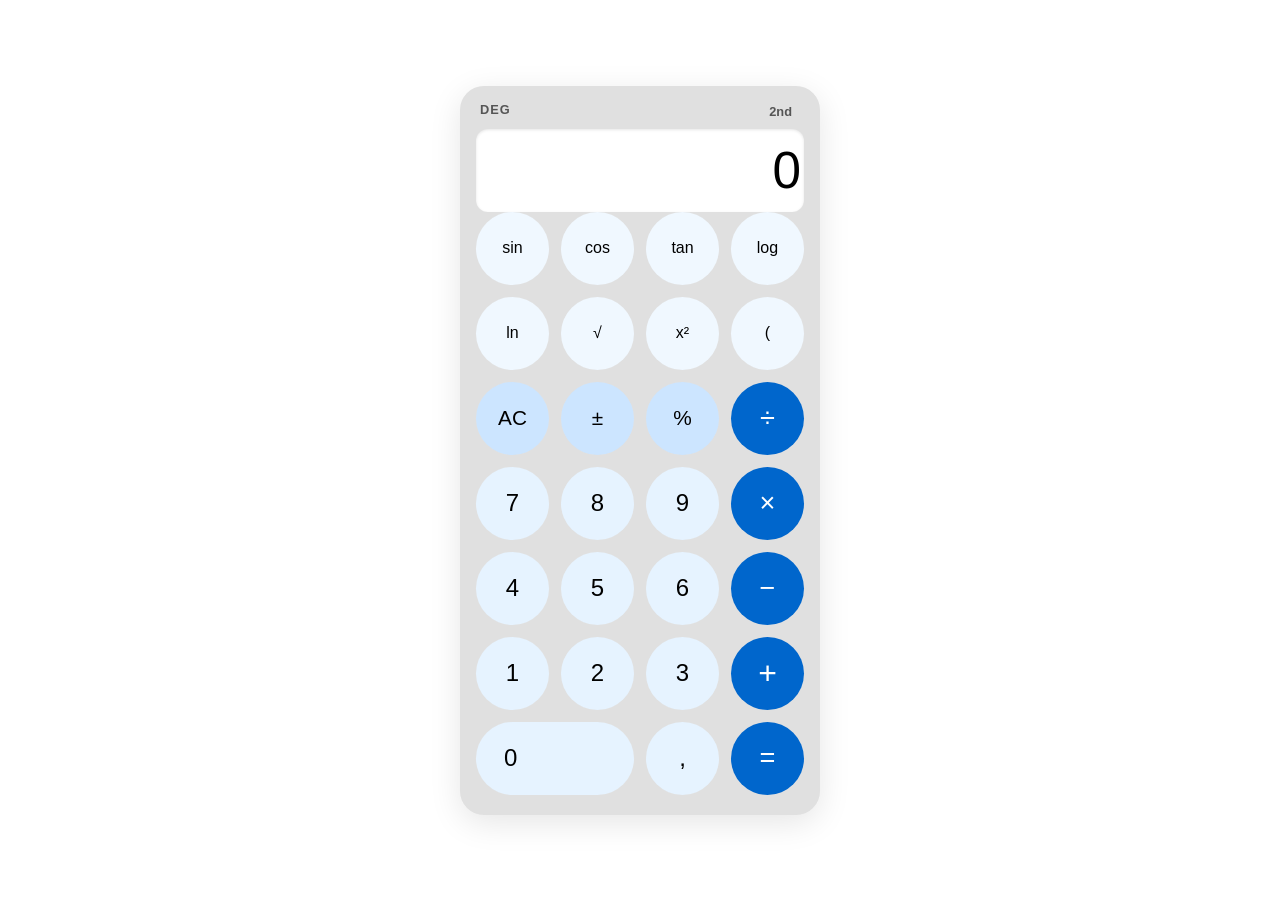
<file: kalkulator/index.html>
<!DOCTYPE html>
<html lang="id">
<head>
  <meta charset="UTF-8">
  <meta name="viewport" content="width=device-width, initial-scale=1.0">
  <title>Kalkulator Ilmiah</title>
  <link rel="stylesheet" href="style.css">
</head>
<body>
  <div class="calculator">
    <div class="mode-bar">
      <span class="mode-label" id="modeLabel">DEG</span>
      <button class="mode-toggle" onclick="toggleMode()" id="modeToggle">2nd</button>
    </div>
    <div class="display" id="display">0</div>
    <div class="buttons" id="buttons">
      <!-- Scientific row -->
      <button class="btn sci" onclick="scientificFunc('sin')">sin</button>
      <button class="btn sci" onclick="scientificFunc('cos')">cos</button>
      <button class="btn sci" onclick="scientificFunc('tan')">tan</button>
      <button class="btn sci" onclick="scientificFunc('log')">log</button>

      <button class="btn sci" onclick="scientificFunc('ln')">ln</button>
      <button class="btn sci" onclick="scientificFunc('sqrt')">√</button>
      <button class="btn sci" onclick="scientificFunc('square')">x²</button>
      <button class="btn sci" onclick="openParen()">(</button>

      <!-- Main row 1 -->
      <button class="btn utility" id="btnClear" onclick="clearDisplay()">AC</button>
      <button class="btn utility" onclick="negate()">±</button>
      <button class="btn utility" onclick="appendOperator('%')">%</button>
      <button class="btn operator" onclick="appendOperator('/')">÷</button>

      <button class="btn number" onclick="appendNumber('7')">7</button>
      <button class="btn number" onclick="appendNumber('8')">8</button>
      <button class="btn number" onclick="appendNumber('9')">9</button>
      <button class="btn operator" onclick="appendOperator('*')">×</button>

      <button class="btn number" onclick="appendNumber('4')">4</button>
      <button class="btn number" onclick="appendNumber('5')">5</button>
      <button class="btn number" onclick="appendNumber('6')">6</button>
      <button class="btn operator" onclick="appendOperator('-')">−</button>

      <button class="btn number" onclick="appendNumber('1')">1</button>
      <button class="btn number" onclick="appendNumber('2')">2</button>
      <button class="btn number" onclick="appendNumber('3')">3</button>
      <button class="btn operator add" onclick="appendOperator('+')">+</button>

      <button class="btn number zero" onclick="appendNumber('0')">0</button>
      <button class="btn number" onclick="appendDot()">,</button>
      <button class="btn operator equal" onclick="calculate()">=</button>
    </div>
  </div>
  <script src="script.js"></script>
</body>
</html>
</file>
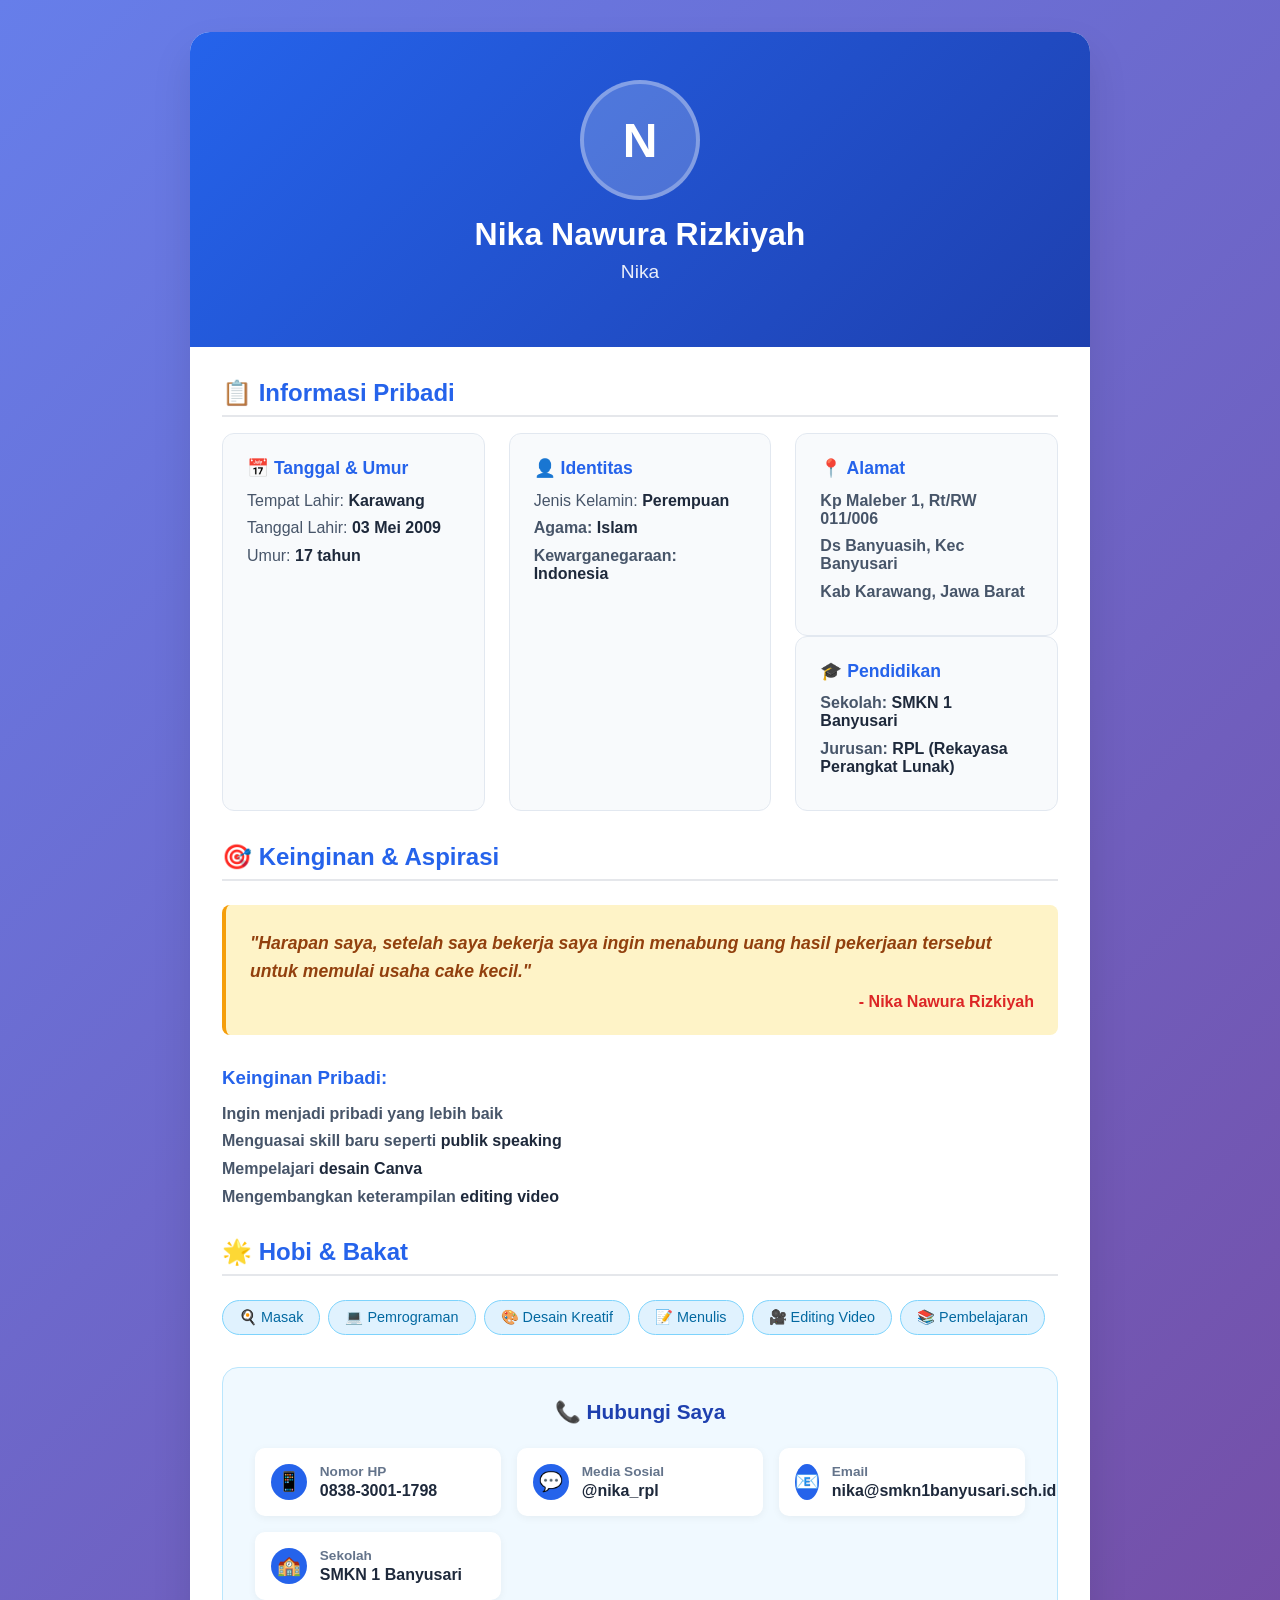
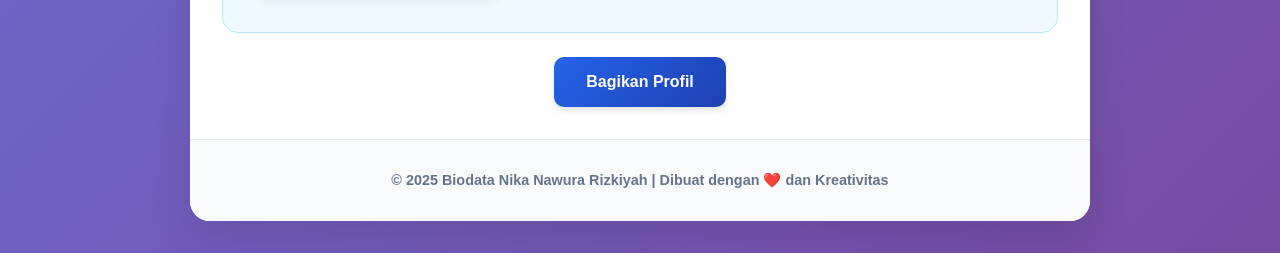
<file: biodata.html>
<!DOCTYPE html>
<html lang="id">
<head>
  <meta charset="UTF-8">
  <meta name="viewport" content="width=device-width, initial-scale=1.0">
  <title>Biodata Diri - Nika Nawura Rizkiyah</title>
  <style>
    * {
      margin: 0;
      padding: 0;
      box-sizing: border-box;
      font-family: 'Segoe UI', Tahoma, Geneva, Verdana, sans-serif;
    }

    body {
      background: linear-gradient(135deg, #667eea 0%, #764ba2 100%);
      min-height: 100vh;
      padding: 2rem;
      display: flex;
      justify-content: center;
      align-items: center;
    }

    .container {
      width: 100%;
      max-width: 900px;
      background: white;
      border-radius: 20px;
      box-shadow: 0 20px 40px rgba(0, 0, 0, 0.1);
      overflow: hidden;
    }

    .header {
      background: linear-gradient(135deg, #2563eb 0%, #1e40af 100%);
      padding: 3rem 2rem;
      text-align: center;
      color: white;
      position: relative;
    }

    .avatar {
      width: 120px;
      height: 120px;
      border-radius: 50%;
      margin: 0 auto 1rem;
      background: rgba(255,255,255,0.2);
      border: 4px solid rgba(255,255,255,0.3);
      display: flex;
      align-items: center;
      justify-content: center;
      font-size: 3rem;
      font-weight: bold;
    }

    .name {
      font-size: 2rem;
      font-weight: 700;
      margin-bottom: 0.5rem;
    }

    .nickname {
      font-size: 1.2rem;
      opacity: 0.9;
      margin-bottom: 1rem;
    }

    .content {
      padding: 2rem;
    }

    .section {
      margin-bottom: 2rem;
    }

    .section-title {
      font-size: 1.5rem;
      font-weight: 600;
      color: #2563eb;
      margin-bottom: 1rem;
      padding-bottom: 0.5rem;
      border-bottom: 2px solid #e5e7eb;
    }

    .info-grid {
      display: grid;
      grid-template-columns: repeat(auto-fit, minmax(250px, 1fr));
      gap: 1.5rem;
      margin-bottom: 2rem;
    }

    .info-card {
      background: #f8fafc;
      border-radius: 12px;
      padding: 1.5rem;
      border: 1px solid #e2e8f0;
      transition: all 0.3s ease;
    }

    .info-card:hover {
      transform: translateY(-4px);
      box-shadow: 0 10px 20px rgba(0, 0, 0, 0.1);
      border-color: #2563eb;
    }

    .card-title {
      font-size: 1.1rem;
      font-weight: 600;
      color: #2563eb;
      margin-bottom: 0.8rem;
    }

    .info-list {
      list-style: none;
    }

    .info-item {
      margin-bottom: 0.6rem;
      color: #475569;
    }

    .info-item strong {
      color: #1e293b;
    }

    .quote-box {
      background: #fef3c7;
      border-left: 4px solid #f59e0b;
      padding: 1.5rem;
      border-radius: 8px;
      margin: 1.5rem 0;
    }

    .quote-text {
      font-style: italic;
      color: #92400e;
      font-size: 1.1rem;
      line-height: 1.6;
      margin-bottom: 0.5rem;
    }

    .quote-author {
      text-align: right;
      font-weight: 600;
      color: #dc2626;
    }

    .hobby-tags {
      display: flex;
      flex-wrap: wrap;
      gap: 0.5rem;
      margin: 1.5rem 0;
    }

    .tag {
      background: #e0f2fe;
      color: #0369a1;
      padding: 0.5rem 1rem;
      border-radius: 20px;
      font-size: 0.9rem;
      font-weight: 500;
      border: 1px solid #7dd3fc;
    }

    .contact-section {
      background: #f0f9ff;
      border-radius: 16px;
      padding: 2rem;
      margin-top: 2rem;
      border: 1px solid #bae6fd;
    }

    .contact-title {
      color: #1e40af;
      margin-bottom: 1.5rem;
      text-align: center;
      font-size: 1.3rem;
    }

    .contact-grid {
      display: grid;
      grid-template-columns: repeat(auto-fit, minmax(200px, 1fr));
      gap: 1rem;
    }

    .contact-item {
      display: flex;
      align-items: center;
      gap: 0.8rem;
      padding: 1rem;
      background: white;
      border-radius: 10px;
      box-shadow: 0 2px 8px rgba(0, 0, 0, 0.05);
    }

    .contact-icon {
      width: 36px;
      height: 36px;
      background: #2563eb;
      border-radius: 50%;
      display: flex;
      align-items: center;
      justify-content: center;
      color: white;
      font-size: 1.2rem;
    }

    .contact-info {
      flex: 1;
    }

    .contact-label {
      font-size: 0.85rem;
      color: #64748b;
      margin-bottom: 0.2rem;
    }

    .contact-value {
      font-weight: 600;
      color: #1e293b;
    }

    .footer {
      background: #f8fafc;
      padding: 2rem;
      text-align: center;
      border-top: 1px solid #e2e8f0;
      color: #64748b;
      font-size: 0.9rem;
    }

    .cta-button {
      background: linear-gradient(135deg, #2563eb 0%, #1e40af 100%);
      color: white;
      border: none;
      padding: 1rem 2rem;
      border-radius: 10px;
      font-size: 1rem;
      font-weight: 600;
      cursor: pointer;
      transition: all 0.3s ease;
      margin-top: 1.5rem;
      display: block;
      margin-left: auto;
      margin-right: auto;
      box-shadow: 0 4px 6px rgba(0, 0, 0, 0.1);
    }

    .cta-button:hover {
      transform: translateY(-2px);
      box-shadow: 0 6px 12px rgba(0, 0, 0, 0.15);
    }

    @media (max-width: 768px) {
      .container {
        margin: 1rem;
        border-radius: 15px;
      }

      .header {
        padding: 2rem 1rem;
      }

      .name {
        font-size: 1.5rem;
      }

      .avatar {
        width: 80px;
        height: 80px;
        font-size: 2rem;
      }

      .content {
        padding: 1.5rem;
      }

      .info-grid {
        grid-template-columns: 1fr;
      }

      .contact-grid {
        grid-template-columns: 1fr;
      }
    }

    .highlight {
      background: #fef3c7;
      padding: 0.2rem 0.5rem;
      border-radius: 4px;
      font-weight: 600;
      color: #92400e;
    }
  </style>
</head>
<body>
  <div class="container">
    <div class="header">
      <div class="avatar">N</div>
      <div class="name">Nika Nawura Rizkiyah</div>
      <div class="nickname">Nika</div>
      </div>

    <div class="content">
      <div class="section">
        <div class="section-title">📋 Informasi Pribadi</div>
        <div class="info-grid">
          <div class="info-card">
            <div class="card-title">📅 Tanggal & Umur</div>
            <ul class="info-list">
              <li class="info-item">Tempat Lahir: <strong>Karawang</strong></li>
              <li class="info-item">Tanggal Lahir: <strong>03 Mei 2009</strong></li>
              <li class="info-item">Umur: <strong>17 tahun</strong></li>
            </ul>
          </div>

          <div class="info-card">
            <div class="card-title">👤 Identitas</div>
            <ul class="info-list">
              <li class="info-item">Jenis Kelamin: <strong>Perempuan</li>
              <li class="info-item">Agama: <strong>Islam</li>
              <li class="info-item">Kewarganegaraan: <strong>Indonesia</li>
            </ul>
          </div>

          <div class="info-card">
            <div class="card-title">📍 Alamat</div>
            <ul class="info-list">
              <li class="info-item">Kp Maleber 1, Rt/RW 011/006</li>
              <li class="info-item">Ds Banyuasih, Kec Banyusari</li>
              <li class="info-item">Kab Karawang, Jawa Barat</li>
            </ul>
          </div>

          <div class="info-card">
            <div class="card-title">🎓 Pendidikan</div>
            <ul class="info-list">
              <li class="info-item">Sekolah: <strong>SMKN 1 Banyusari</li>
              <li class="info-item">Jurusan: <strong>RPL (Rekayasa Perangkat Lunak)</li>
            </ul>
          </div>
        </div>
      </div>

      <div class="section">
        <div class="section-title">🎯 Keinginan & Aspirasi</div>
        <div class="quote-box">
          <div class="quote-text">
            "Harapan saya, setelah saya bekerja saya ingin menabung uang hasil pekerjaan tersebut untuk memulai usaha cake kecil."
          </div>
          <div class="quote-author">- Nika Nawura Rizkiyah</div>
        </div>

        <div style="margin-top: 2rem;">
          <h3 style="color: #2563eb; margin-bottom: 1rem;">Keinginan Pribadi:</h3>
          <ul class="info-list">
            <li class="info-item">Ingin menjadi pribadi yang lebih baik</li>
            <li class="info-item">Menguasai skill baru seperti <strong>publik speaking</strong></li>
            <li class="info-item">Mempelajari <strong>desain Canva</strong></li>
            <li class="info-item">Mengembangkan keterampilan <strong>editing video</strong></li>
          </ul>
        </div>
      </div>

      <div class="section">
        <div class="section-title">🌟 Hobi & Bakat</div>
        <div class="hobby-tags">
          <div class="tag">🍳 Masak</div>
          <div class="tag">💻 Pemrograman</div>
          <div class="tag">🎨 Desain Kreatif</div>
          <div class="tag">📝 Menulis</div>
          <div class="tag">🎥 Editing Video</div>
          <div class="tag">📚 Pembelajaran</div>
        </div>
      </div>

      <div class="contact-section">
        <h3 class="contact-title">📞 Hubungi Saya</h3>
        <div class="contact-grid">
          <div class="contact-item">
            <div class="contact-icon">📱</div>
            <div class="contact-info">
              <div class="contact-label">Nomor HP</div>
              <div class="contact-value">0838-3001-1798</div>
            </div>
          </div>

          <div class="contact-item">
            <div class="contact-icon">💬</div>
            <div class="contact-info">
              <div class="contact-label">Media Sosial</div>
              <div class="contact-value">@nika_rpl</div>
            </div>
          </div>

          <div class="contact-item">
            <div class="contact-icon">📧</div>
            <div class="contact-info">
              <div class="contact-label">Email</div>
              <div class="contact-value">nika@smkn1banyusari.sch.id</div>
            </div>
          </div>

          <div class="contact-item">
            <div class="contact-icon">🏫</div>
            <div class="contact-info">
              <div class="contact-label">Sekolah</div>
              <div class="contact-value">SMKN 1 Banyusari</div>
            </div>
          </div>
        </div>
      </div>

      <button class="cta-button" onclick="shareProfile()">Bagikan Profil</button>
    </div>

    <div class="footer">
      © 2025 Biodata Nika Nawura Rizkiyah | Dibuat dengan ❤️ dan Kreativitas
    </div>
  </div>

  <script>
    function shareProfile() {
      if (navigator.share) {
        navigator.share({
          title: 'Biodata Nika Nawura Rizkiyah',
          text: 'Profil pribadi Nika - pelajar RPL SMKN 1 Banyusari',
          url: window.location.href
        }).then(() => {
          console.log('Berhasil dibagikan');
        }).catch((error) => {
          console.log('Gagal membagikan:', error);
          copyToClipboard(window.location.href);
        });
      } else {
        copyToClipboard(window.location.href);
        alert('Tautan berhasil disalin ke clipboard!');
      }
    }

    function copyToClipboard(text) {
      if (navigator.clipboard && window.isSecureContext) {
        navigator.clipboard.writeText(text);
      } else {
        const textArea = document.createElement('textarea');
        textArea.value = text;
        textArea.style.position = 'absolute';
        textArea.style.left = '-999999px';
        document.body.appendChild(textArea);
        textArea.focus();
        textArea.select();
        try {
          document.execCommand('copy');
        } catch (err) {
          console.error('Gagal menyalin:', err);
        }
        document.body.removeChild(textArea);
      }
    }

    // Add smooth animations and interactions
    document.addEventListener('DOMContentLoaded', function() {
      // Add hover effects to cards
      const cards = document.querySelectorAll('.info-card, .contact-item, .tag');
      cards.forEach(card => {
        card.addEventListener('mouseenter', function() {
          this.style.transform = 'translateY(-2px)';
          this.style.boxShadow = '0 8px 16px rgba(0, 0, 0, 0.1)';
        });

        card.addEventListener('mouseleave', function() {
          this.style.transform = 'translateY(0)';
          this.style.boxShadow = 'none';
        });
      });

      // Add interactive button
      const ctaButton = document.querySelector('.cta-button');
      if (ctaButton) {
        ctaButton.addEventListener('mouseenter', function() {
          this.style.background = 'linear-gradient(135deg, #1e40af 0%, #1e3a8a 100%)';
        });

        ctaButton.addEventListener('mouseleave', function() {
          this.style.background = 'linear-gradient(135deg, #2563eb 0%, #1e40af 100%)';
        });
      }

      // Animate elements on scroll
      const observerOptions = {
        threshold: 0.1,
        rootMargin: '0px 0px -50px 0px'
      };

      const observer = new IntersectionObserver(function(entries) {
        entries.forEach(entry => {
          if (entry.isIntersecting) {
            entry.target.style.animation = 'fadeInUp 0.6s ease forwards';
          }
        });
      }, observerOptions);

      document.querySelectorAll('.info-card, .tag, .contact-item').forEach(el => {
        observer.observe(el);
      });
    });

    // Add CSS for animation
    const style = document.createElement('style');
    style.textContent = `
      @keyframes fadeInUp {
        from {
          opacity: 0;
          transform: translateY(30px);
        }
        to {
          opacity: 1;
          transform: translateY(0);
        }
      }
    `;
    document.head.appendChild(style);

    // Add dynamic effect to header
    window.addEventListener('scroll', function() {
      const header = document.querySelector('.header');
      if (window.scrollY > 100) {
        header.style.padding = '1rem 2rem';
        header.style.background = 'linear-gradient(135deg, #2563eb 0%, #1e40af 100%);';
      } else {
        header.style.padding = '3rem 2rem';
        header.style.background = 'linear-gradient(135deg, #2563eb 0%, #1e40af 100%);';
      }
    });
  </script>
</body>
</html>
</file>
<file: kalkulator/style.css>
* {
  margin: 0;
  padding: 0;
  box-sizing: border-box;
  -webkit-tap-highlight-color: transparent;
}

body {
  display: flex;
  justify-content: center;
  align-items: center;
  min-height: 100vh;
  background: #fff;
  font-family: -apple-system, 'Helvetica Neue', 'Segoe UI', sans-serif;
}

.calculator {
  background: #e0e0e0;
  padding: 16px 16px 20px;
  border-radius: 24px;
  width: 360px;
  box-shadow: 0 8px 32px rgba(0, 0, 0, 0.1);
}

.mode-bar {
  display: flex;
  justify-content: space-between;
  padding: 0 4px 8px;
}

.mode-label {
  color: #555;
  font-size: 0.8rem;
  font-weight: 600;
  letter-spacing: 1px;
}

.mode-toggle {
  background: none;
  border: none;
  color: #555;
  font-size: 0.8rem;
  cursor: pointer;
  font-family: inherit;
  font-weight: 600;
  padding: 2px 8px;
  border-radius: 6px;
}

.mode-toggle.active {
  color: #0066cc;
}

.display {
  background: #fff;
  color: #000;
  font-size: 3.2rem;
  font-weight: 300;
  text-align: right;
  padding: 12px 4px 12px 16px;
  min-height: 80px;
  border-radius: 12px;
  overflow: hidden;
  letter-spacing: -1px;
  box-shadow: inset 0 1px 3px rgba(0, 0, 0, 0.1);
}

.buttons {
  display: grid;
  grid-template-columns: repeat(4, 1fr);
  gap: 12px;
}

.btn {
  aspect-ratio: 1;
  border: none;
  border-radius: 50%;
  font-size: 1.5rem;
  cursor: pointer;
  display: flex;
  align-items: center;
  justify-content: center;
  transition: filter 0.1s;
  user-select: none;
}

.btn:active {
  filter: brightness(0.9);
}

.number {
  background: #e6f3ff;
  color: #000;
}

.number:active {
  background: #b3e0ff;
}

.operator {
  background: #0066cc;
  color: #fff;
  font-size: 1.7rem;
}

.operator:active {
  background: #3399ff;
}

.utility {
  background: #cce5ff;
  color: #000;
  font-size: 1.3rem;
}

.utility:active {
  background: #99d0ff;
}

.sci {
  background: #f0f8ff;
  color: #000;
  font-size: 1rem;
}

.sci:active {
  background: #e0f0ff;
}

.zero {
  grid-column: span 2;
  border-radius: 40px;
  aspect-ratio: auto;
  justify-content: flex-start;
  padding-left: 28px;
}

.add {
  font-size: 2rem;
}

.equal {
  font-size: 1.7rem;
  background: #0066cc;
  color: #fff;
}

.equal:active {
  background: #3399ff;
}

@media (max-width: 380px) {
  .calculator {
    width: 100%;
    max-width: 340px;
    padding: 12px;
  }
  .buttons {
    gap: 10px;
  }
}
</file>
